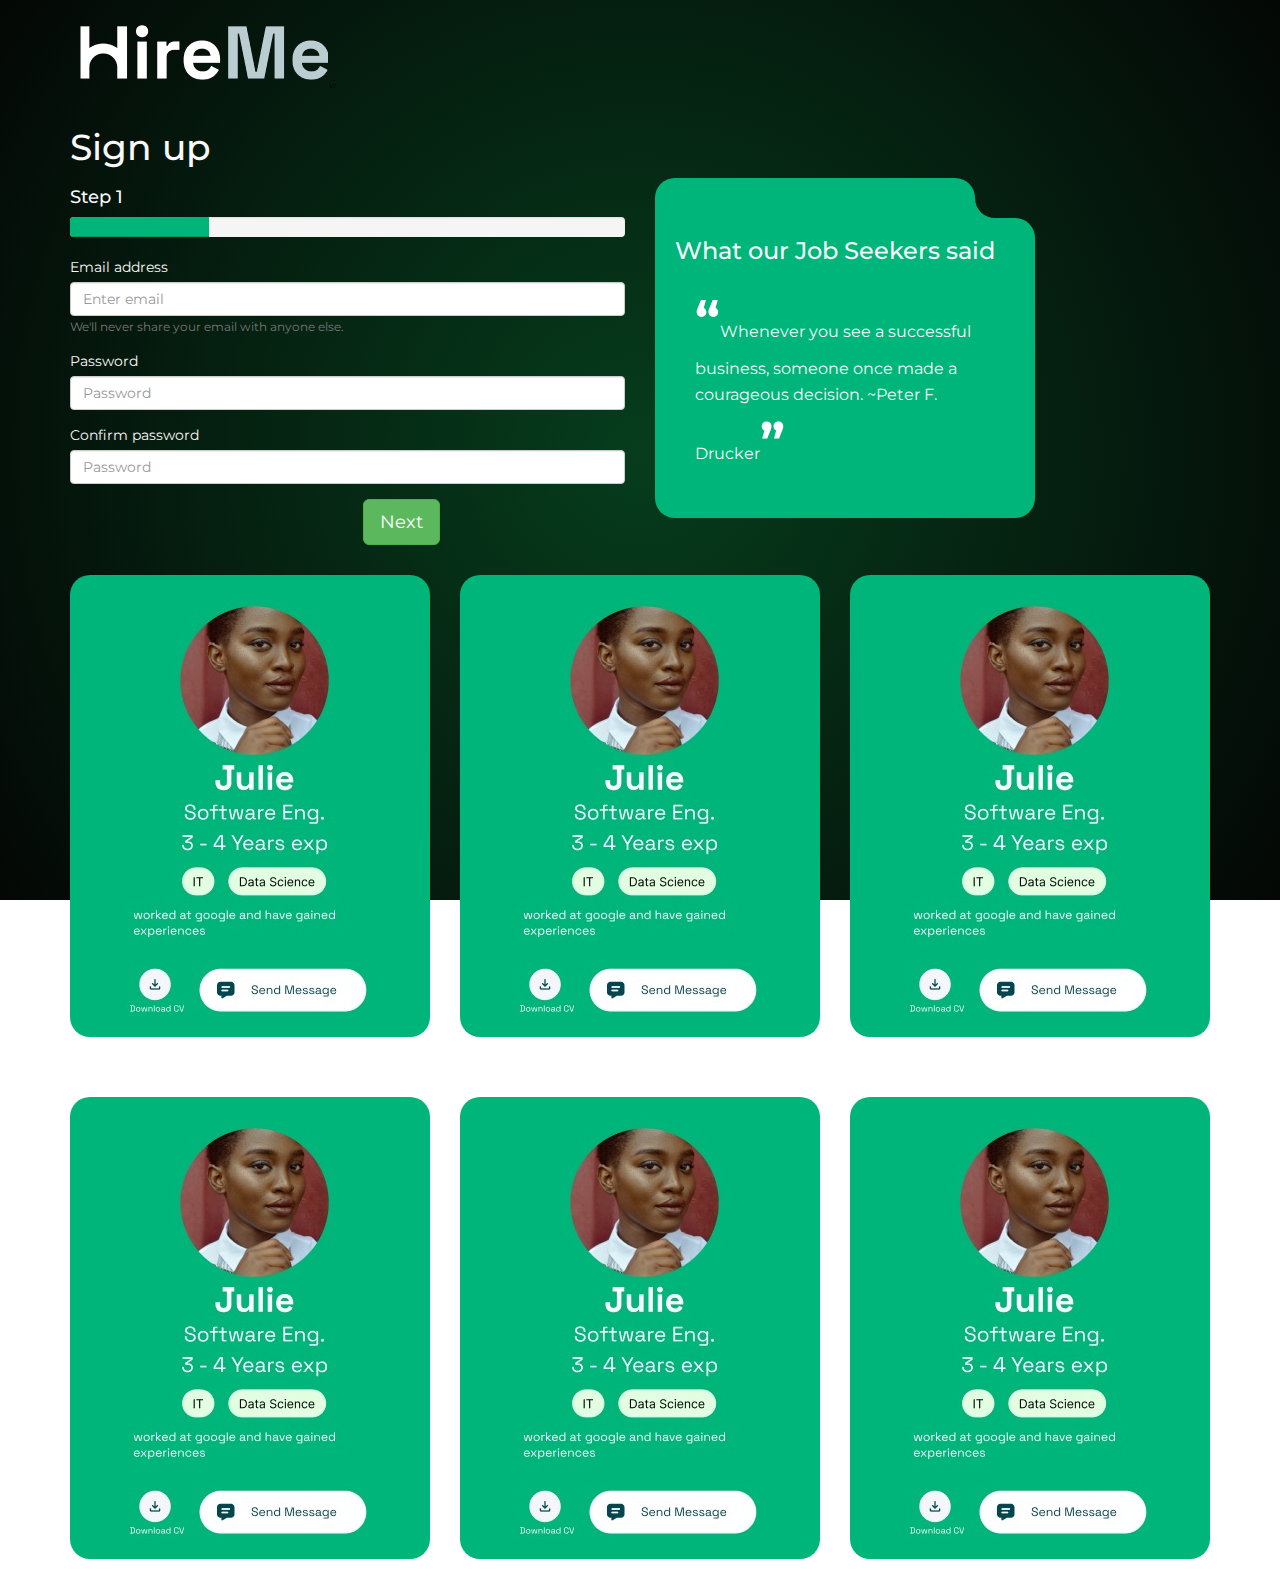
<file: css_ui_mockups/index.html>
<!doctype html>
<html lang="en">
  <head>
  <!-- force browser to reload every time -->
	<meta http-equiv="cache-control" content="no-cache, must-revalidate, post-check=0, pre-check=0" />
	<meta http-equiv="cache-control" content="max-age=0" />
	<meta http-equiv="expires" content="0" />
	<meta http-equiv="expires" content="Tue, 01 Jan 1980 1:00:00 GMT" />
	<meta http-equiv="pragma" content="no-cache" />
    <meta charset="utf-8">
	<meta http-equiv="X-UA-Compatible" content="IE=edge">
	<meta name="viewport" content="width=device-width, initial-scale=1">
	<title>Test</title>
	<!-- Latest compiled and minified CSS -->
	<!-- Latest compiled and minified CSS -->
	<link rel="stylesheet" href="https://cdn.jsdelivr.net/npm/bootstrap@3.4.1/dist/css/bootstrap.min.css" integrity="sha384-HSMxcRTRxnN+Bdg0JdbxYKrThecOKuH5zCYotlSAcp1+c8xmyTe9GYg1l9a69psu" crossorigin="anonymous">
	<!-- jQuery (necessary for Bootstrap's JavaScript plugins) -->
	<script src="js/jquery-3.7.1.min.js"></script>
	<!-- Include all compiled plugins (below), or include individual files as needed -->
	<script src="https://cdn.jsdelivr.net/npm/bootstrap@3.4.1/dist/js/bootstrap.min.js" integrity="sha384-aJ21OjlMXNL5UyIl/XNwTMqvzeRMZH2w8c5cRVpzpU8Y5bApTppSuUkhZXN0VxHd" crossorigin="anonymous"></script>
	<script src="js/app.js"></script>
	<link href="css/app.css" rel="stylesheet">
  </head>
  <body>
  
	<div class="container">
		<div class="row">
			<div class="col-md-12">
				<img id="logo" src="img/logo.png">
				<h1>Sign up</h1>
			</div>
		</div>
		
		<div class="row">
			<div class="col-md-6">
				<form>
					
						<h4 id="form-step">Step 1</h4>
						<div class="progress">
							<div class="progress-bar bg-success" role="progressbar" style="width: 25%" aria-valuenow="25" aria-valuemin="0" aria-valuemax="100"></div>
						</div>
						<!-- Signup form slider -->
						<div id="signup-form-slider" data-currentslide="0">
							<div class="slider-content">
								<!-- Slide 1 -->
								<div class="form-slide" data-slide="0">
									<div class="form-group">
										<label for="exampleInputEmail1">Email address</label>
										<input type="email" class="form-control" id="exampleInputEmail1" aria-describedby="emailHelp" placeholder="Enter email">
										<small id="emailHelp" class="form-text text-muted">We'll never share your email with anyone else.</small>
									</div>
									<div class="form-group">
										<label for="exampleInputPassword1">Password</label>
										<input type="password" class="form-control" id="exampleInputPassword1" placeholder="Password">
									</div>
									<div class="form-group">
										<label for="confirmpassword">Confirm password</label>
										<input type="confirmpassword" class="form-control" id="confirmpassword" placeholder="Password">
									</div>
								</div>
								<!-- end Slide 1 -->
								<!-- Slide 2 -->
								<div class="form-slide" data-slide="1">
									<div class="form-group">
										<label for="country">Country</label>
										<input type="text" class="form-control" id="country" aria-describedby="countryHelp" placeholder="Enter country">
									</div>
									<div class="form-group">
										<label for="country">Phone number</label>
										<input type="text" class="form-control" id="phone" aria-describedby="phoneHelp" placeholder="Enter phone number">
									</div>
									<div class="form-group">
										<label for="address">Address</label>
										<input type="address" class="form-control" id="address" placeholder="address">
									</div>
								</div>
								<!-- end Slide 2 -->
								<!-- Slide 3 -->
								<div class="form-slide" data-slide="1">
									<div class="form-group">
										<label for="country">Country</label>
										<input type="text" class="form-control" id="country" aria-describedby="countryHelp" placeholder="Enter country">
									</div>
									<div class="form-group">
										<label for="country">Phone number</label>
										<input type="text" class="form-control" id="phone" aria-describedby="phoneHelp" placeholder="Enter phone number">
									</div>
									<div class="form-group">
										<label for="address">Address</label>
										<input type="address" class="form-control" id="address" placeholder="address">
									</div>
								</div>
								<!-- end Slide 3 -->
							</div>
						</div>
						<!-- End Signup form slider -->
					<div class="row">
						<div class="col-md-6" style="text-align:right">
							<button type="" class="btn btn-lg btn-success slide-prev">Previous</button>
						</div>
						<div class="col-md-6" style="text-align:left">
							<button type="" class="btn btn-lg btn-success slide-next">Next</button>
						</div>
					</div>
				</form>
			</div>
			
			<div class="col-md-6">
				<div class="info">
					<div class="info-top">
						<div class="row1"></div>
						<div class="row2"></div>
						<div class="row3"></div>
						<div class="info-content">
							<h3>What our Job Seekers said</h3>
							<blockquote><span>Whenever you see a successful business, someone once made a courageous decision. ~Peter F. Drucker</span></blockquote>
						</div>
					</div>

				</div>
			</div>
		</div>
		
		<div class="row">
			<div class="col-md-6 col-lg-4 item">
				<div class="jobseekermatch"><img src="img/sample_jobseeker.jpg"></div>
			</div>
			<div class="col-md-6 col-lg-4 item">
				<div class="jobseekermatch"><img src="img/sample_jobseeker.jpg"></div>
			</div>
			<div class="col-md-6 col-lg-4 item">
				<div class="jobseekermatch"><img src="img/sample_jobseeker.jpg"></div>
			</div>
			<div class="col-md-6 col-lg-4 item">
				<div class="jobseekermatch"><img src="img/sample_jobseeker.jpg"></div>
			</div>
			<div class="col-md-6 col-lg-4 item">
				<div class="jobseekermatch"><img src="img/sample_jobseeker.jpg"></div>
			</div>
			<div class="col-md-6 col-lg-4 item">
				<div class="jobseekermatch"><img src="img/sample_jobseeker.jpg"></div>
			</div>
		</div>
		
    </div>
  
 
  </body>
</html>
</file>
<file: css_ui_mockups/css/app.css>
@import url('https://fonts.googleapis.com/css2?family=Montserrat:ital,wght@0,100..900;1,100..900&display=swap');
body {
	background: rgb(7,73,34);
	background: radial-gradient(circle, rgba(6, 61, 29,1) 0%, rgba(4, 7, 5, 1) 100%);
	background-attachment: fixed;
	color: #f9f9f9;
	font-family: "Montserrat", sans-serif;
	font-optical-sizing: auto;
	font-weight: 400;
	font-style: normal;
}
#logo {
	margin:20px 0px;
}
label {
	font-weight: 400;
}
.progress-bar {
	background-color: #00b57a;
}

.info {
	padding:0px; margin:0px;
	width:340px; min-height:300px;
	position:relative;
	overflow:hidden;
}
.info .info-top .row1 {
	position:relative; overflow:hidden;
	width:280px; height:20px; margin:0px;
	background: #00b57a;
	border-top-left-radius: 20px 20px;
	border-top-right-radius: 20px 20px;
}
.info .info-top .row2 {
	width:300px; height:20px; margin:0px;
	position:relative; overflow:hidden;
}
.info .info-top .row2:after {
  content: "";
  position: absolute; right:0px;
  margin: -20px;
  width: 40px;
  height: 40px;
  border-radius: 50%; /* new */
  box-shadow: 0 0 0 250px #00b57a;
}
.info .info-top .row2:before {
  content: "";
  position: absolute; left:0px;
  width: 200px; height: 40px;
  background: #00b57a;
}
.info .info-top .row3 {
	width:340px; height:20px; margin:0px;
	background: #00b57a;
	border-top-right-radius: 20px 20px;
}

.info .info-content {
	margin:0px; width:100%; min-height:280px;
	background: #00b57a;
	border-bottom-left-radius: 20px 20px;
	border-bottom-right-radius: 20px 20px;
	padding:0px 20px 20px 20px;
}
.info .info-content h3 {
	margin-top:0px;
}


blockquote {
    border:none;
    margin-bottom:-30px;
    quotes: "\201C""\201D""\2018""\2019";
}
blockquote span {
font-size:0.9em;
}
blockquote span:before { 
content: open-quote;
font-weight: bold;
font-size:50px;
color:#fff;
} 
blockquote span:after { 
content: close-quote;
font-weight: bold;
font-size:50px;
color:#fff;
  
}



@media only screen and (min-width: 800px) {
  .info {
	width:380px;
  }
  .info .info-top .row1 {
	width:320px;
  }
  .info .info-top .row2 {
	width:340px;
  }
  
  .info .info-top .row2:after {
  margin: -20px;
  width: 40px;
  height: 40px;
  box-shadow: 0 0 0 250px #00b57a;
  }
  .info .info-top .row2:before {
  width: 200px; height: 40px;
  }
  .info .info-top .row3 {
	width:380px;
  }
  
}

#signup-form-slider {
	overflow: hidden;
}
#signup-form-slider .form-slide {
	display: inline-block;
}
.jobseekermatch {
	margin:30px auto; min-height:200px;
	padding:20px;
	background: #00b57a;
	border-radius: 20px;
	text-align:center;
}
</file>
